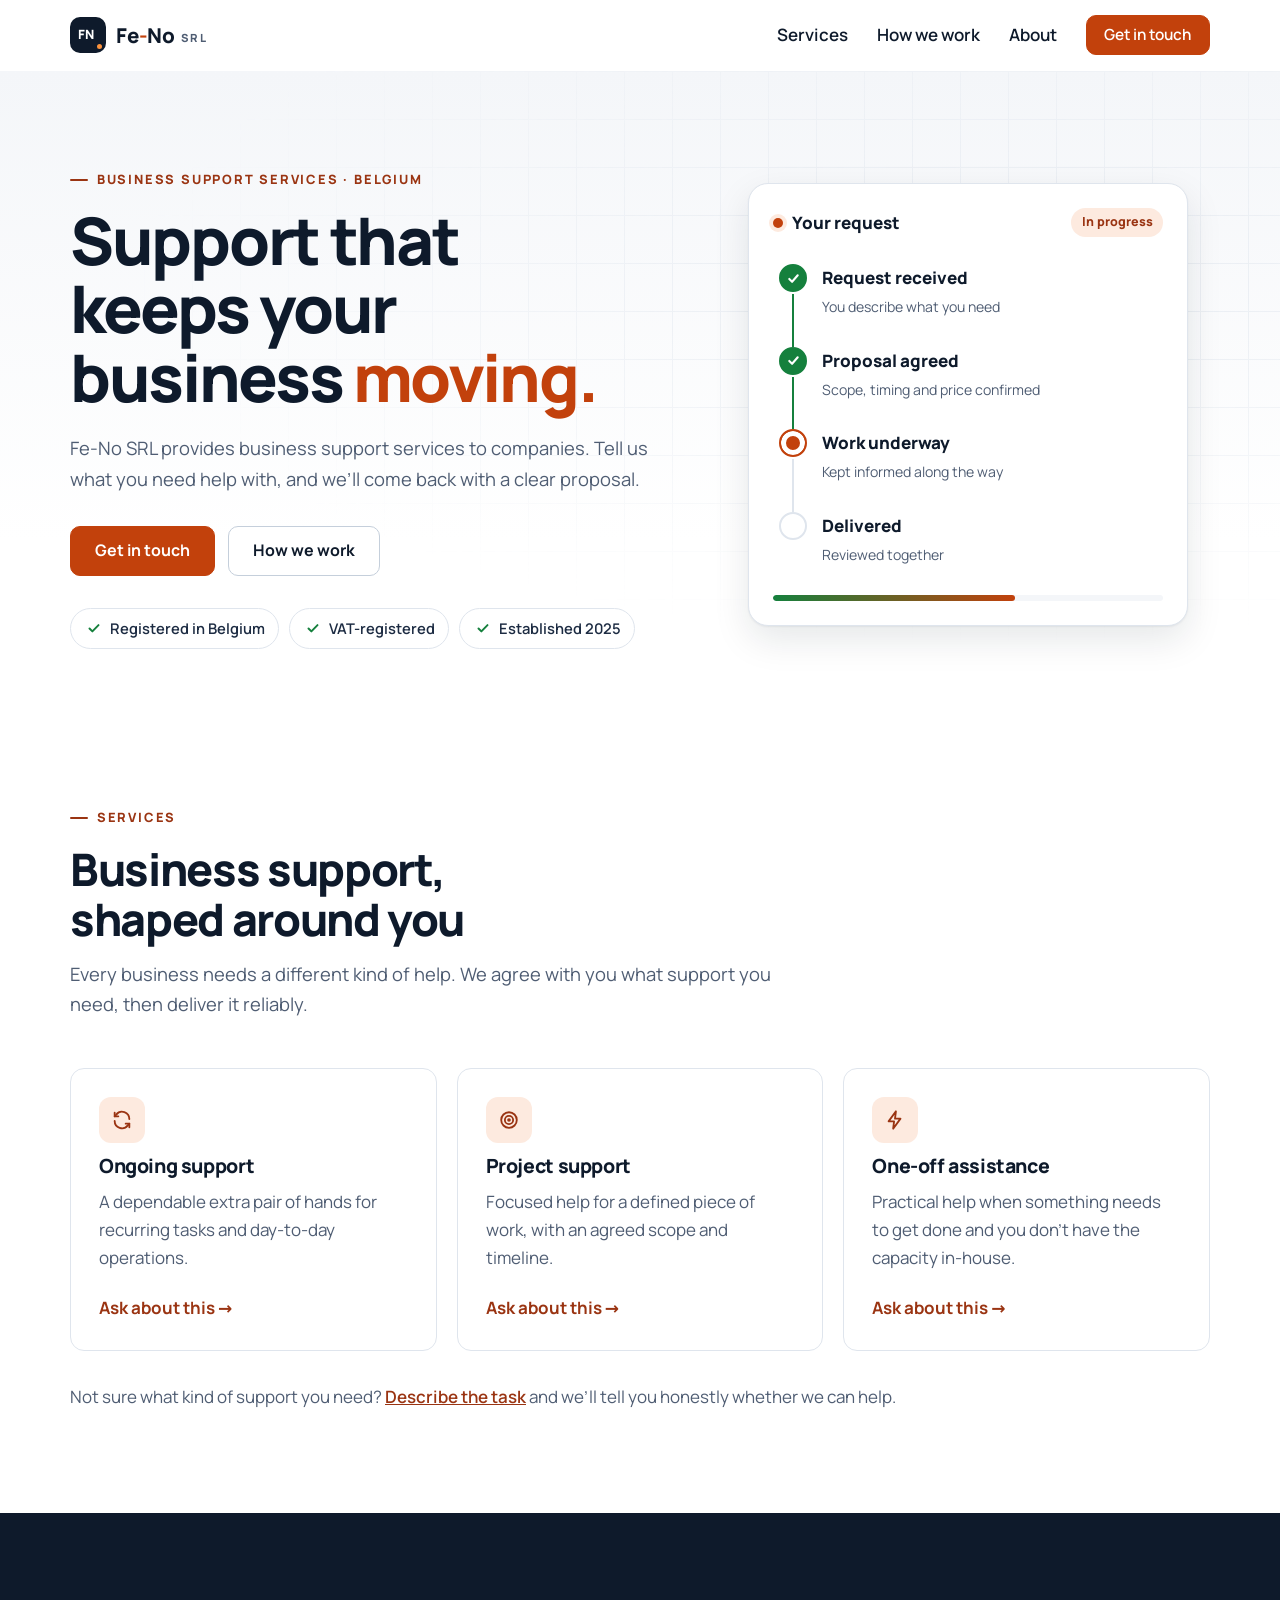
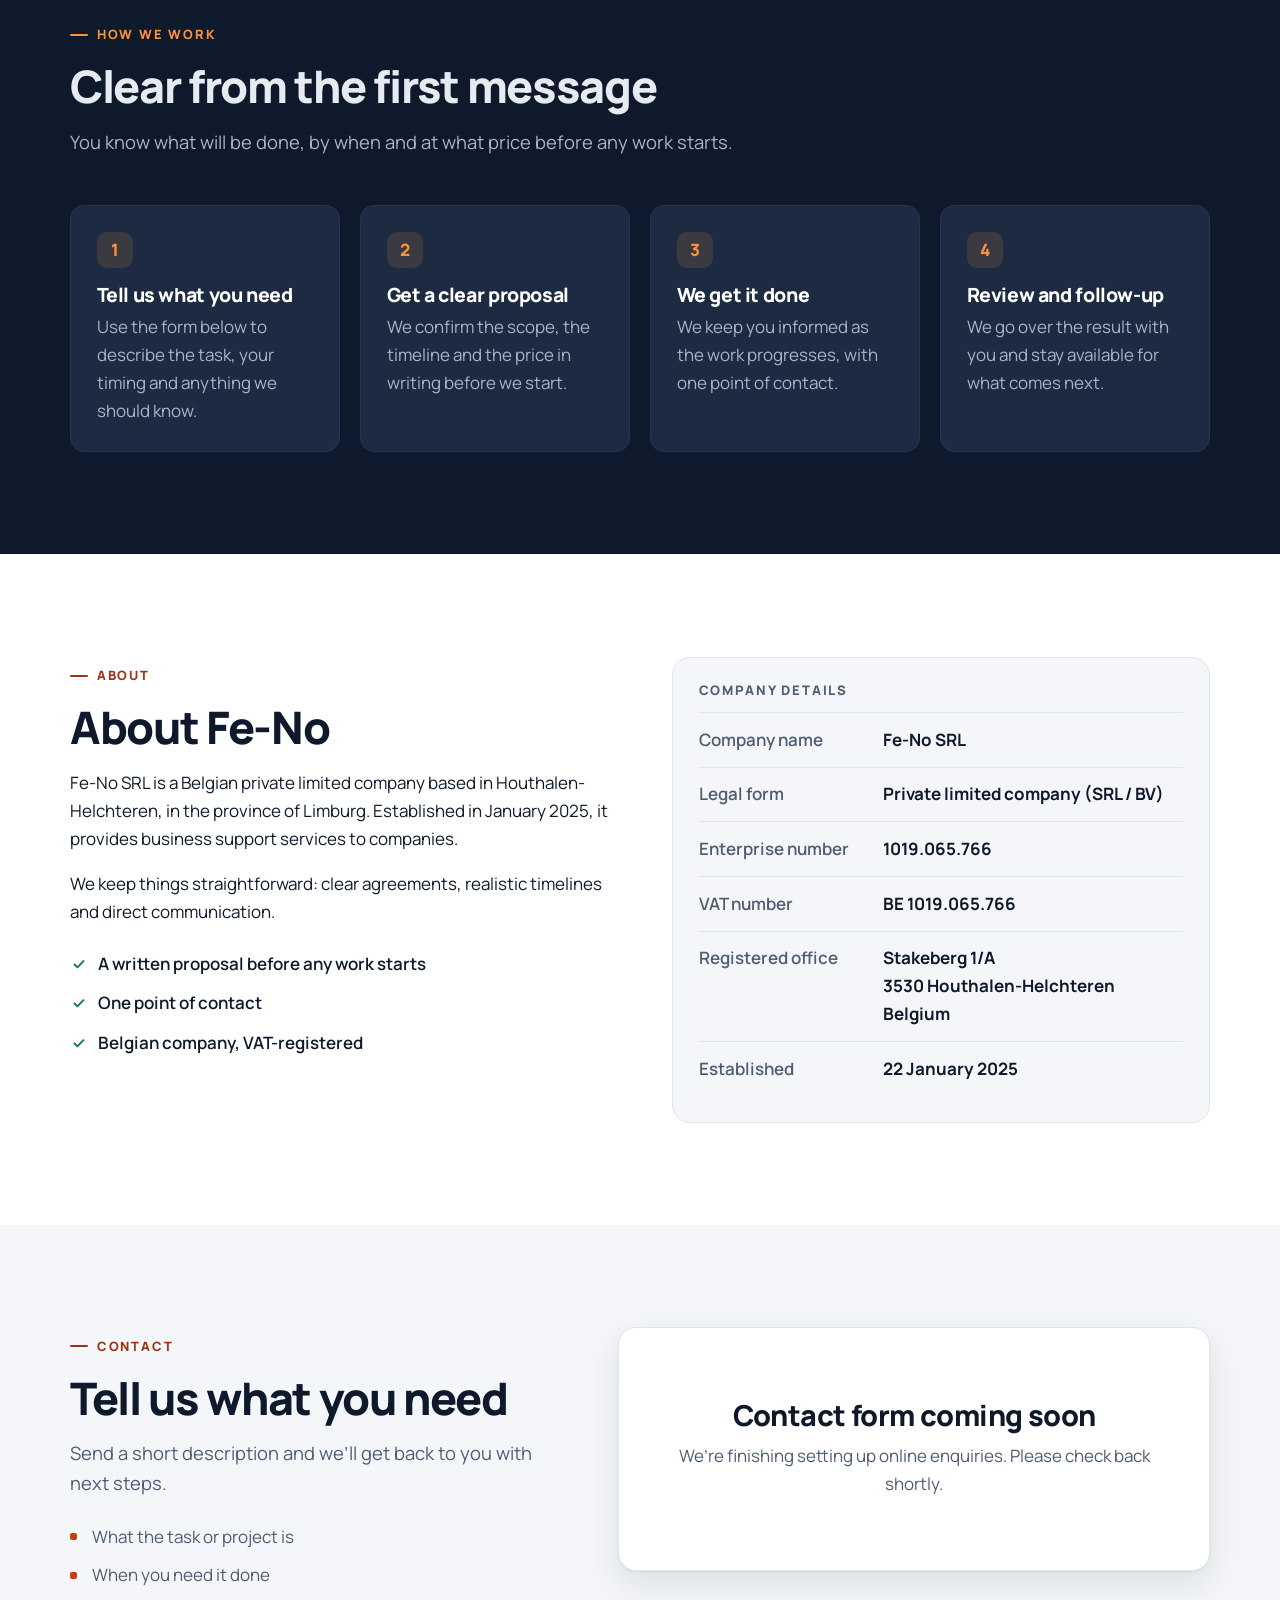
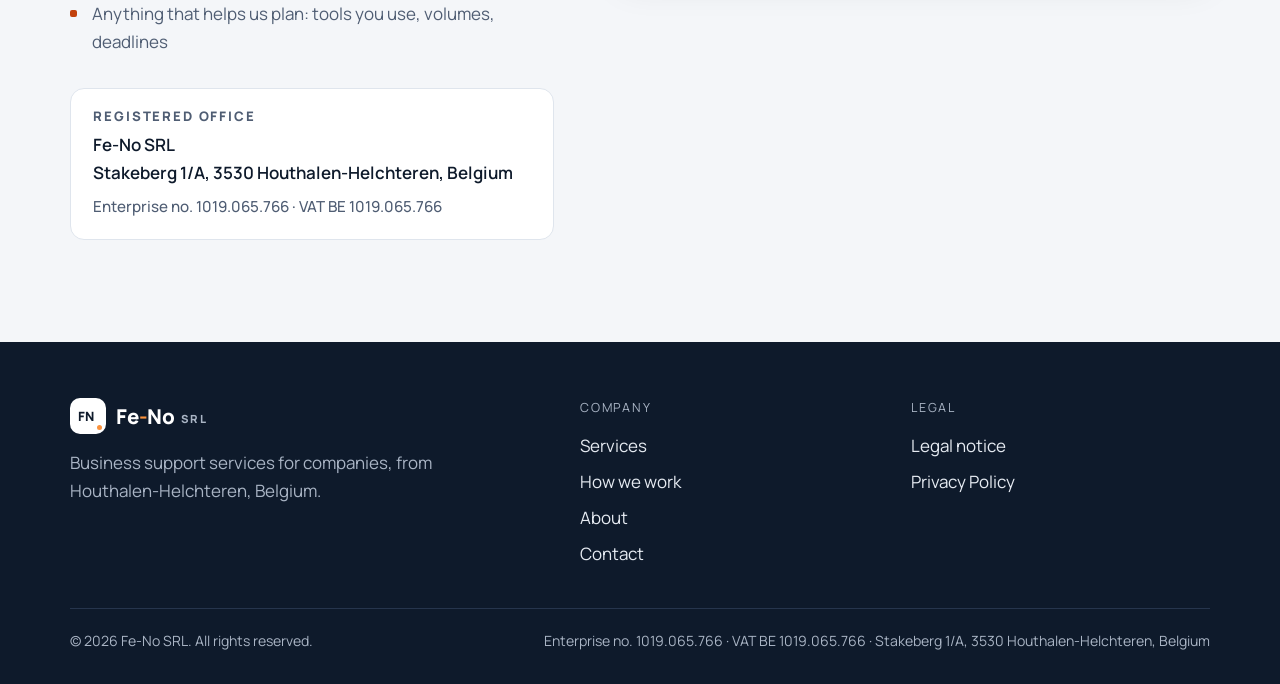
<file: index.html>
<!doctype html>
<html lang="en">
<head>
<meta charset="utf-8">
<meta name="viewport" content="width=device-width, initial-scale=1">
<title>Fe-No SRL — Business support services in Belgium</title>
<meta name="description" content="Fe-No SRL is a Belgian company providing business support services. Tell us what you need help with and get a clear proposal.">
<link rel="canonical" href="https://fe-nosrl.shop/">
<meta name="theme-color" content="#0e1a2b">
<link rel="icon" type="image/svg+xml" href="assets/favicon.svg">
<link rel="preload" href="assets/fonts/manrope-latin.woff2" as="font" type="font/woff2" crossorigin>

<meta property="og:type" content="website">
<meta property="og:site_name" content="Fe-No SRL">
<meta property="og:title" content="Fe-No SRL — Business support services">
<meta property="og:description" content="Belgian business support services. Tell us what you need help with.">
<meta property="og:url" content="https://fe-nosrl.shop/">
<meta property="og:image" content="https://fe-nosrl.shop/assets/og.png">
<meta name="twitter:card" content="summary_large_image">

<link rel="stylesheet" href="assets/css/style.css">
<script>document.documentElement.classList.add('js');</script>
<script type="application/ld+json">
{"@context":"https://schema.org","@type":"Organization","name":"Fe-No SRL","legalName":"Fe-No SRL","url":"https://fe-nosrl.shop/","vatID":"BE1019065766","foundingDate":"2025-01-22","address":{"@type":"PostalAddress","streetAddress":"Stakeberg 1/A","postalCode":"3530","addressLocality":"Houthalen-Helchteren","addressCountry":"BE"}}
</script>
</head>
<body>
<a class="skip" href="#main">Skip to content</a>

<header class="site-header">
  <div class="wrap bar">
    <a class="brand" href="index.html" aria-label="Fe-No SRL, home">
      <span class="brand-mark" aria-hidden="true">FN</span>
      <span class="brand-name" aria-hidden="true">Fe<span class="dash">-</span>No<small>SRL</small></span>
    </a>
    <button class="nav-toggle" type="button" aria-expanded="false" aria-controls="nav">
      <span class="sr">Menu</span><span class="bars" aria-hidden="true"></span>
    </button>
    <nav id="nav" class="nav" aria-label="Primary">
      <a href="#services">Services</a>
      <a href="#approach">How we work</a>
      <a href="#about">About</a>
      <a class="btn" href="#contact">Get in touch</a>
    </nav>
  </div>
</header>

<main id="main">

  <!-- Hero -->
  <section class="hero">
    <div class="wrap hero-grid">
      <div class="hero-copy reveal">
        <p class="eyebrow">Business support services · Belgium</p>
        <h1>Support that keeps your business <span class="hl">moving.</span></h1>
        <p class="lede">Fe-No SRL provides business support services to companies. Tell us what you need help with, and we’ll come back with a clear proposal.</p>
        <div class="actions">
          <a class="btn" href="#contact">Get in touch</a>
          <a class="btn btn-ghost" href="#approach">How we work</a>
        </div>
        <ul class="facts">
          <li><svg class="check" viewBox="0 0 20 20" aria-hidden="true"><path d="M5 10.5l3.2 3.2L15 6.8" fill="none" stroke="currentColor" stroke-width="2.2" stroke-linecap="round" stroke-linejoin="round"/></svg>Registered in Belgium</li>
          <li><svg class="check" viewBox="0 0 20 20" aria-hidden="true"><path d="M5 10.5l3.2 3.2L15 6.8" fill="none" stroke="currentColor" stroke-width="2.2" stroke-linecap="round" stroke-linejoin="round"/></svg>VAT-registered</li>
          <li><svg class="check" viewBox="0 0 20 20" aria-hidden="true"><path d="M5 10.5l3.2 3.2L15 6.8" fill="none" stroke="currentColor" stroke-width="2.2" stroke-linecap="round" stroke-linejoin="round"/></svg>Established 2025</li>
        </ul>
      </div>

      <div class="hero-art reveal" aria-hidden="true">
        <div class="tracker">
          <div class="tracker-head"><span class="dot"></span><span>Your request</span><span class="tag">In progress</span></div>
          <ol class="tracker-steps">
            <li class="done"><span class="ico"><svg viewBox="0 0 16 16"><path d="M3.5 8.5l3 3 6-7" fill="none" stroke="currentColor" stroke-width="2.2" stroke-linecap="round" stroke-linejoin="round"/></svg></span><div><b>Request received</b><small>You describe what you need</small></div></li>
            <li class="done"><span class="ico"><svg viewBox="0 0 16 16"><path d="M3.5 8.5l3 3 6-7" fill="none" stroke="currentColor" stroke-width="2.2" stroke-linecap="round" stroke-linejoin="round"/></svg></span><div><b>Proposal agreed</b><small>Scope, timing and price confirmed</small></div></li>
            <li class="now"><span class="ico"></span><div><b>Work underway</b><small>Kept informed along the way</small></div></li>
            <li><span class="ico"></span><div><b>Delivered</b><small>Reviewed together</small></div></li>
          </ol>
          <div class="tracker-bar"><span></span></div>
        </div>
      </div>
    </div>
  </section>

  <!-- Services -->
  <section id="services" class="section">
    <div class="wrap">
      <header class="section-head reveal">
        <p class="eyebrow">Services</p>
        <h2>Business support, shaped around you</h2>
        <p class="lede">Every business needs a different kind of help. We agree with you what support you need, then deliver it reliably.</p>
      </header>

      <div class="cards">
        <article class="card reveal">
          <span class="icon" aria-hidden="true"><svg viewBox="0 0 24 24" fill="none" stroke="currentColor" stroke-width="2" stroke-linecap="round" stroke-linejoin="round"><path d="M20 11a8 8 0 0 0-14.3-4.9L4 8"/><path d="M4 4v4h4"/><path d="M4 13a8 8 0 0 0 14.3 4.9L20 16"/><path d="M20 20v-4h-4"/></svg></span>
          <h3>Ongoing support</h3>
          <p>A dependable extra pair of hands for recurring tasks and day-to-day operations.</p>
          <a class="more" href="#contact" data-support="Ongoing support">Ask about this</a>
        </article>
        <article class="card reveal">
          <span class="icon" aria-hidden="true"><svg viewBox="0 0 24 24" fill="none" stroke="currentColor" stroke-width="2" stroke-linecap="round" stroke-linejoin="round"><circle cx="12" cy="12" r="8.5"/><circle cx="12" cy="12" r="4.5"/><circle cx="12" cy="12" r="1" fill="currentColor"/></svg></span>
          <h3>Project support</h3>
          <p>Focused help for a defined piece of work, with an agreed scope and timeline.</p>
          <a class="more" href="#contact" data-support="Project support">Ask about this</a>
        </article>
        <article class="card reveal">
          <span class="icon" aria-hidden="true"><svg viewBox="0 0 24 24" fill="none" stroke="currentColor" stroke-width="2" stroke-linecap="round" stroke-linejoin="round"><path d="M13 2.5L5 13.5h6l-1 8 8-11h-6l1-8z"/></svg></span>
          <h3>One-off assistance</h3>
          <p>Practical help when something needs to get done and you don’t have the capacity in-house.</p>
          <a class="more" href="#contact" data-support="One-off assistance">Ask about this</a>
        </article>
      </div>

      <p class="note reveal">Not sure what kind of support you need? <a href="#contact">Describe the task</a> and we’ll tell you honestly whether we can help.</p>
    </div>
  </section>

  <!-- How we work -->
  <section id="approach" class="section band">
    <div class="wrap">
      <header class="section-head reveal">
        <p class="eyebrow">How we work</p>
        <h2>Clear from the first message</h2>
        <p class="lede">You know what will be done, by when and at what price before any work starts.</p>
      </header>
      <ol class="steps">
        <li class="reveal"><span class="n">1</span><h3>Tell us what you need</h3><p>Use the form below to describe the task, your timing and anything we should know.</p></li>
        <li class="reveal"><span class="n">2</span><h3>Get a clear proposal</h3><p>We confirm the scope, the timeline and the price in writing before we start.</p></li>
        <li class="reveal"><span class="n">3</span><h3>We get it done</h3><p>We keep you informed as the work progresses, with one point of contact.</p></li>
        <li class="reveal"><span class="n">4</span><h3>Review and follow-up</h3><p>We go over the result with you and stay available for what comes next.</p></li>
      </ol>
    </div>
  </section>

  <!-- About -->
  <section id="about" class="section">
    <div class="wrap about-grid">
      <div class="reveal">
        <p class="eyebrow">About</p>
        <h2>About Fe-No</h2>
        <p>Fe-No SRL is a Belgian private limited company based in Houthalen-Helchteren, in the province of Limburg. Established in January 2025, it provides business support services to companies.</p>
        <p>We keep things straightforward: clear agreements, realistic timelines and direct communication.</p>
        <ul class="values">
          <li><svg class="check" viewBox="0 0 20 20" aria-hidden="true"><path d="M5 10.5l3.2 3.2L15 6.8" fill="none" stroke="currentColor" stroke-width="2.2" stroke-linecap="round" stroke-linejoin="round"/></svg>A written proposal before any work starts</li>
          <li><svg class="check" viewBox="0 0 20 20" aria-hidden="true"><path d="M5 10.5l3.2 3.2L15 6.8" fill="none" stroke="currentColor" stroke-width="2.2" stroke-linecap="round" stroke-linejoin="round"/></svg>One point of contact</li>
          <li><svg class="check" viewBox="0 0 20 20" aria-hidden="true"><path d="M5 10.5l3.2 3.2L15 6.8" fill="none" stroke="currentColor" stroke-width="2.2" stroke-linecap="round" stroke-linejoin="round"/></svg>Belgian company, VAT-registered</li>
        </ul>
      </div>

      <aside class="details reveal" aria-labelledby="details-title">
        <h3 id="details-title">Company details</h3>
        <dl>
          <div><dt>Company name</dt><dd>Fe-No SRL</dd></div>
          <div><dt>Legal form</dt><dd>Private limited company (SRL / BV)</dd></div>
          <div><dt>Enterprise number</dt><dd>1019.065.766</dd></div>
          <div><dt>VAT number</dt><dd>BE 1019.065.766</dd></div>
          <div><dt>Registered office</dt><dd>Stakeberg 1/A<br>3530 Houthalen-Helchteren<br>Belgium</dd></div>
          <div><dt>Established</dt><dd>22 January 2025</dd></div>
        </dl>
      </aside>
    </div>
  </section>

  <!-- Contact -->
  <section id="contact" class="section section-soft">
    <div class="wrap contact-grid">
      <div class="reveal">
        <p class="eyebrow">Contact</p>
        <h2>Tell us what you need</h2>
        <p class="lede">Send a short description and we’ll get back to you with next steps.</p>
        <ul class="tips">
          <li>What the task or project is</li>
          <li>When you need it done</li>
          <li>Anything that helps us plan: tools you use, volumes, deadlines</li>
        </ul>
        <div class="office">
          <h3>Registered office</h3>
          <p>Fe-No SRL<br>Stakeberg 1/A, 3530 Houthalen-Helchteren, Belgium</p>
          <p class="muted">Enterprise no. 1019.065.766 · VAT BE 1019.065.766</p>
          <!-- Add contact details: delete this comment line and the closing marker below the list, then fill in real details.
          <ul class="contact-list">
            <li><span>Email</span><a href="mailto:info@fe-nosrl.shop">info@fe-nosrl.shop</a></li>
            <li><span>Phone</span><a href="tel:+32000000000">+32 000 00 00 00</a></li>
          </ul>
          -->
        </div>
      </div>

      <div class="form-card reveal">
        <form id="contact-form" method="POST" action="https://api.web3forms.com/submit">
          <!-- Web3Forms access key: public by design; it only lets visitors send mail to the inbox that requested it. -->
          <input type="hidden" name="access_key" value="YOUR_ACCESS_KEY_HERE">
          <input type="hidden" name="subject" value="New enquiry from fe-nosrl.shop">
          <input type="hidden" name="from_name" value="Fe-No SRL website">
          <input type="hidden" name="redirect" value="https://fe-nosrl.shop/thanks.html">
          <input type="checkbox" name="botcheck" class="hp" style="display:none" tabindex="-1" autocomplete="off">

          <div class="row">
            <div class="field">
              <label for="name">Your name</label>
              <input id="name" name="name" type="text" autocomplete="name" required>
            </div>
            <div class="field">
              <label for="company">Company <span class="opt">(optional)</span></label>
              <input id="company" name="company" type="text" autocomplete="organization">
            </div>
          </div>

          <div class="row">
            <div class="field">
              <label for="email">Email</label>
              <input id="email" name="email" type="email" autocomplete="email" required>
            </div>
            <div class="field">
              <label for="phone">Phone <span class="opt">(optional)</span></label>
              <input id="phone" name="phone" type="tel" autocomplete="tel">
            </div>
          </div>

          <div class="field">
            <label for="support-type">Type of support</label>
            <select id="support-type" name="support_type" required>
              <option value="" disabled selected>Choose one…</option>
              <option>Ongoing support</option>
              <option>Project support</option>
              <option>One-off assistance</option>
              <option>Not sure yet</option>
            </select>
          </div>

          <div class="field">
            <label for="message">What do you need help with?</label>
            <textarea id="message" name="message" placeholder="Describe the task, your timing and anything we should know." required></textarea>
          </div>

          <button class="btn btn-block" type="submit">Send message</button>
          <p id="form-status" class="form-status" role="status" aria-live="polite"></p>
          <p class="fine">By sending this form you agree to our <a href="privacy.html">Privacy Policy</a>.</p>
        </form>

        <div id="form-done" class="form-done" tabindex="-1" hidden>
          <h3>Thank you.</h3>
          <p>Your message is on its way. We’ll get back to you soon.</p>
        </div>

        <div id="form-pending" class="form-done" hidden>
          <h3>Contact form coming soon</h3>
          <p>We’re finishing setting up online enquiries. Please check back shortly.</p>
        </div>
      </div>
    </div>
  </section>

</main>

<footer class="site-footer">
  <div class="wrap">
    <div class="foot-grid">
      <div>
        <a class="brand" href="index.html" aria-label="Fe-No SRL, home">
          <span class="brand-mark" aria-hidden="true">FN</span>
          <span class="brand-name" aria-hidden="true">Fe<span class="dash">-</span>No<small>SRL</small></span>
        </a>
        <p class="foot-note">Business support services for companies, from Houthalen-Helchteren, Belgium.</p>
      </div>
      <nav aria-label="Footer">
        <p class="foot-h">Company</p>
        <a href="#services">Services</a>
        <a href="#approach">How we work</a>
        <a href="#about">About</a>
        <a href="#contact">Contact</a>
      </nav>
      <nav aria-label="Legal">
        <p class="foot-h">Legal</p>
        <a href="legal.html">Legal notice</a>
        <a href="privacy.html">Privacy Policy</a>
      </nav>
    </div>
    <div class="legal">
      <span>© <span data-year>2026</span> Fe-No SRL. All rights reserved.</span>
      <span>Enterprise no. 1019.065.766 · VAT BE 1019.065.766 · Stakeberg 1/A, 3530 Houthalen-Helchteren, Belgium</span>
    </div>
  </div>
</footer>

<script src="assets/js/main.js"></script>
</body>
</html>
</file>
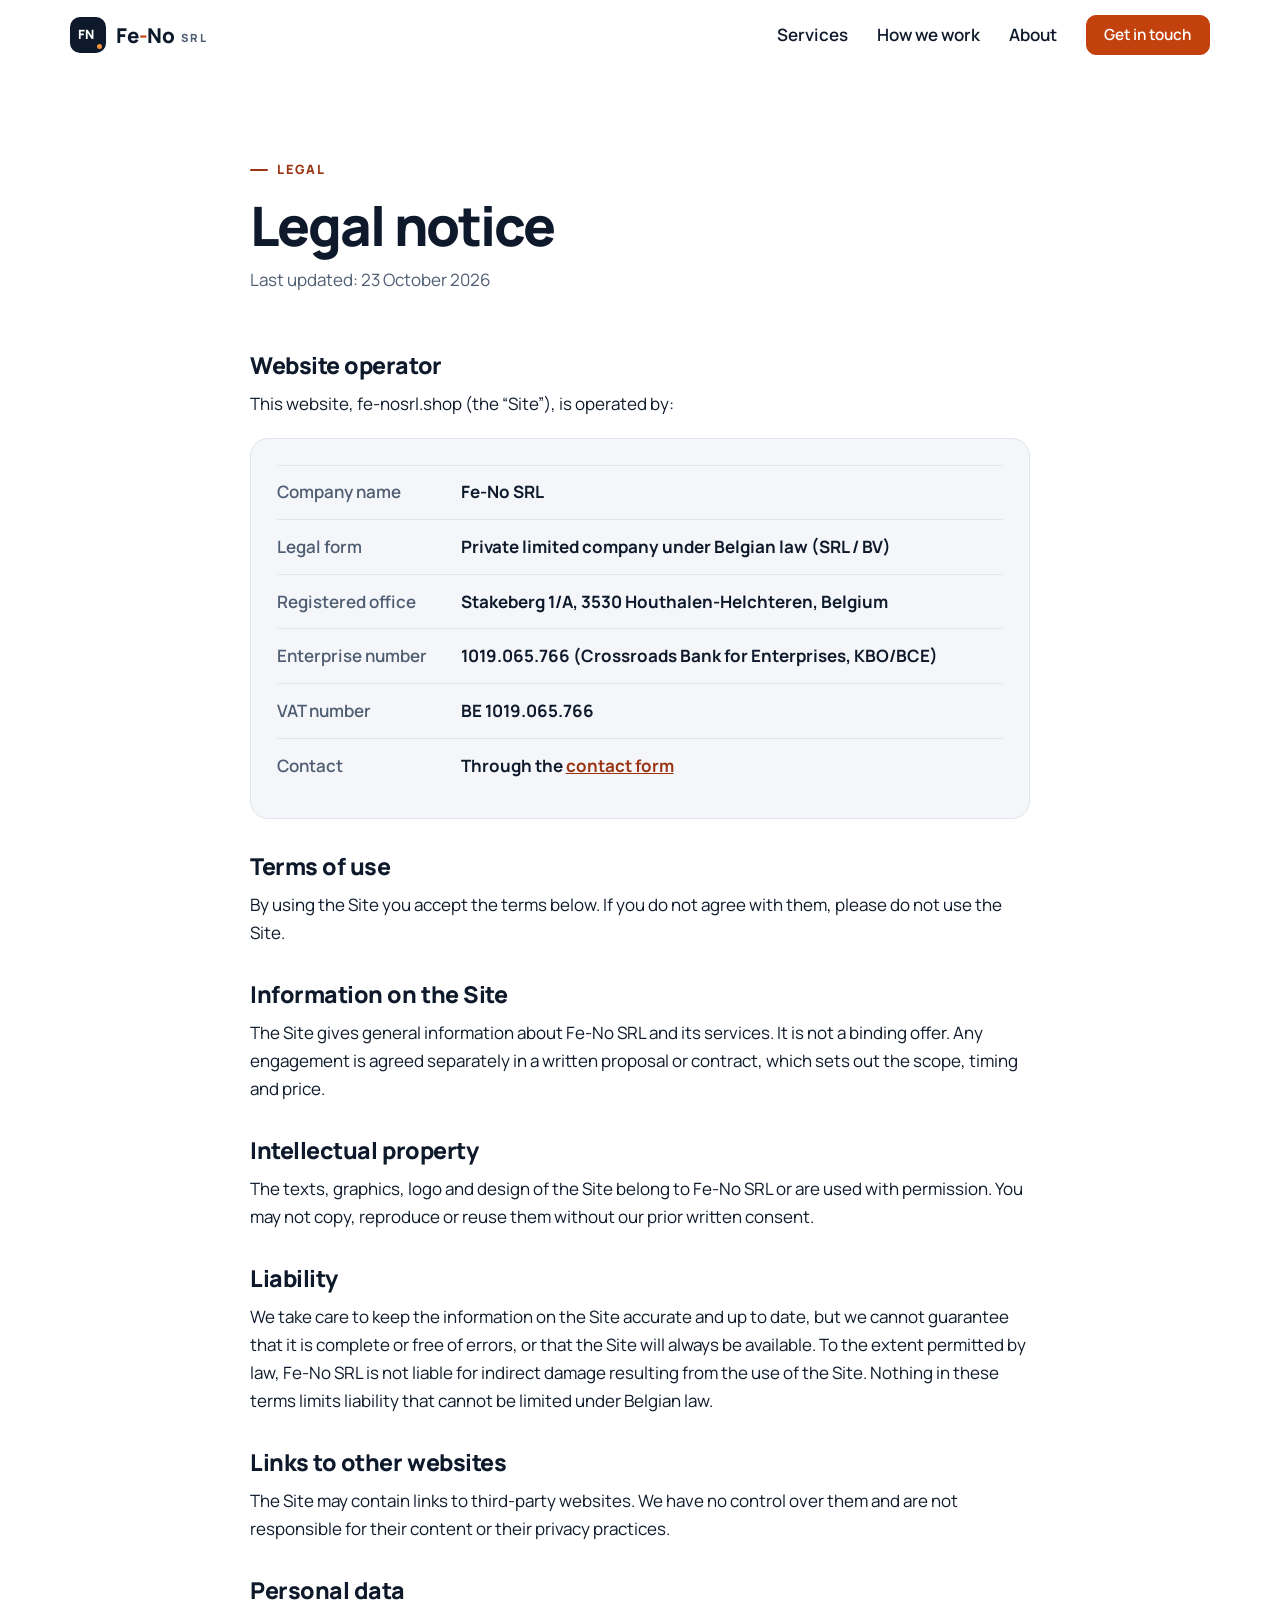
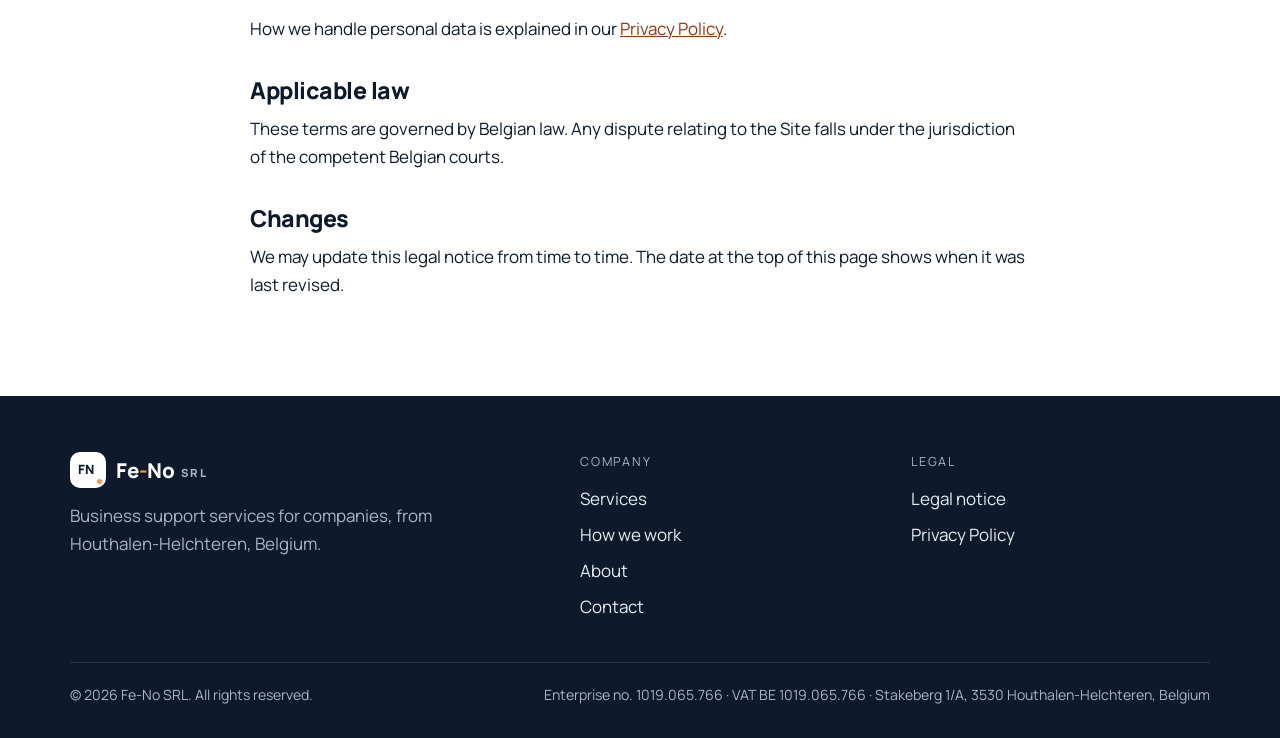
<file: legal.html>
<!doctype html>
<html lang="en">
<head>
<meta charset="utf-8">
<meta name="viewport" content="width=device-width, initial-scale=1">
<title>Legal notice — Fe-No SRL</title>
<meta name="description" content="Company identification and terms of use for the Fe-No SRL website.">
<link rel="canonical" href="https://fe-nosrl.shop/legal.html">
<meta name="theme-color" content="#0e1a2b">
<link rel="icon" type="image/svg+xml" href="assets/favicon.svg">
<link rel="preload" href="assets/fonts/manrope-latin.woff2" as="font" type="font/woff2" crossorigin>
<link rel="stylesheet" href="assets/css/style.css">
<script>document.documentElement.classList.add('js');</script>
</head>
<body>
<a class="skip" href="#main">Skip to content</a>

<header class="site-header">
  <div class="wrap bar">
    <a class="brand" href="index.html" aria-label="Fe-No SRL, home">
      <span class="brand-mark" aria-hidden="true">FN</span>
      <span class="brand-name" aria-hidden="true">Fe<span class="dash">-</span>No<small>SRL</small></span>
    </a>
    <button class="nav-toggle" type="button" aria-expanded="false" aria-controls="nav">
      <span class="sr">Menu</span><span class="bars" aria-hidden="true"></span>
    </button>
    <nav id="nav" class="nav" aria-label="Primary">
      <a href="index.html#services">Services</a>
      <a href="index.html#approach">How we work</a>
      <a href="index.html#about">About</a>
      <a class="btn" href="index.html#contact">Get in touch</a>
    </nav>
  </div>
</header>

<main id="main">
  <div class="page-head">
    <p class="eyebrow">Legal</p>
    <h1>Legal notice</h1>
    <p class="meta">Last updated: 23 October 2026</p>
  </div>

  <div class="prose">
    <h2>Website operator</h2>
    <p>This website, fe-nosrl.shop (the “Site”), is operated by:</p>
    <div class="details">
      <dl>
        <div><dt>Company name</dt><dd>Fe-No SRL</dd></div>
        <div><dt>Legal form</dt><dd>Private limited company under Belgian law (SRL / BV)</dd></div>
        <div><dt>Registered office</dt><dd>Stakeberg 1/A, 3530 Houthalen-Helchteren, Belgium</dd></div>
        <div><dt>Enterprise number</dt><dd>1019.065.766 (Crossroads Bank for Enterprises, KBO/BCE)</dd></div>
        <div><dt>VAT number</dt><dd>BE 1019.065.766</dd></div>
        <div><dt>Contact</dt><dd>Through the <a href="index.html#contact">contact form</a></dd></div>
      </dl>
    </div>

    <h2>Terms of use</h2>
    <p>By using the Site you accept the terms below. If you do not agree with them, please do not use the Site.</p>

    <h2>Information on the Site</h2>
    <p>The Site gives general information about Fe-No SRL and its services. It is not a binding offer. Any engagement is agreed separately in a written proposal or contract, which sets out the scope, timing and price.</p>

    <h2>Intellectual property</h2>
    <p>The texts, graphics, logo and design of the Site belong to Fe-No SRL or are used with permission. You may not copy, reproduce or reuse them without our prior written consent.</p>

    <h2>Liability</h2>
    <p>We take care to keep the information on the Site accurate and up to date, but we cannot guarantee that it is complete or free of errors, or that the Site will always be available. To the extent permitted by law, Fe-No SRL is not liable for indirect damage resulting from the use of the Site. Nothing in these terms limits liability that cannot be limited under Belgian law.</p>

    <h2>Links to other websites</h2>
    <p>The Site may contain links to third-party websites. We have no control over them and are not responsible for their content or their privacy practices.</p>

    <h2>Personal data</h2>
    <p>How we handle personal data is explained in our <a href="privacy.html">Privacy Policy</a>.</p>

    <h2>Applicable law</h2>
    <p>These terms are governed by Belgian law. Any dispute relating to the Site falls under the jurisdiction of the competent Belgian courts.</p>

    <h2>Changes</h2>
    <p>We may update this legal notice from time to time. The date at the top of this page shows when it was last revised.</p>
  </div>
</main>

<footer class="site-footer">
  <div class="wrap">
    <div class="foot-grid">
      <div>
        <a class="brand" href="index.html" aria-label="Fe-No SRL, home">
          <span class="brand-mark" aria-hidden="true">FN</span>
          <span class="brand-name" aria-hidden="true">Fe<span class="dash">-</span>No<small>SRL</small></span>
        </a>
        <p class="foot-note">Business support services for companies, from Houthalen-Helchteren, Belgium.</p>
      </div>
      <nav aria-label="Footer">
        <p class="foot-h">Company</p>
        <a href="index.html#services">Services</a>
        <a href="index.html#approach">How we work</a>
        <a href="index.html#about">About</a>
        <a href="index.html#contact">Contact</a>
      </nav>
      <nav aria-label="Legal">
        <p class="foot-h">Legal</p>
        <a href="legal.html">Legal notice</a>
        <a href="privacy.html">Privacy Policy</a>
      </nav>
    </div>
    <div class="legal">
      <span>© <span data-year>2026</span> Fe-No SRL. All rights reserved.</span>
      <span>Enterprise no. 1019.065.766 · VAT BE 1019.065.766 · Stakeberg 1/A, 3530 Houthalen-Helchteren, Belgium</span>
    </div>
  </div>
</footer>

<script src="assets/js/main.js"></script>
</body>
</html>
</file>
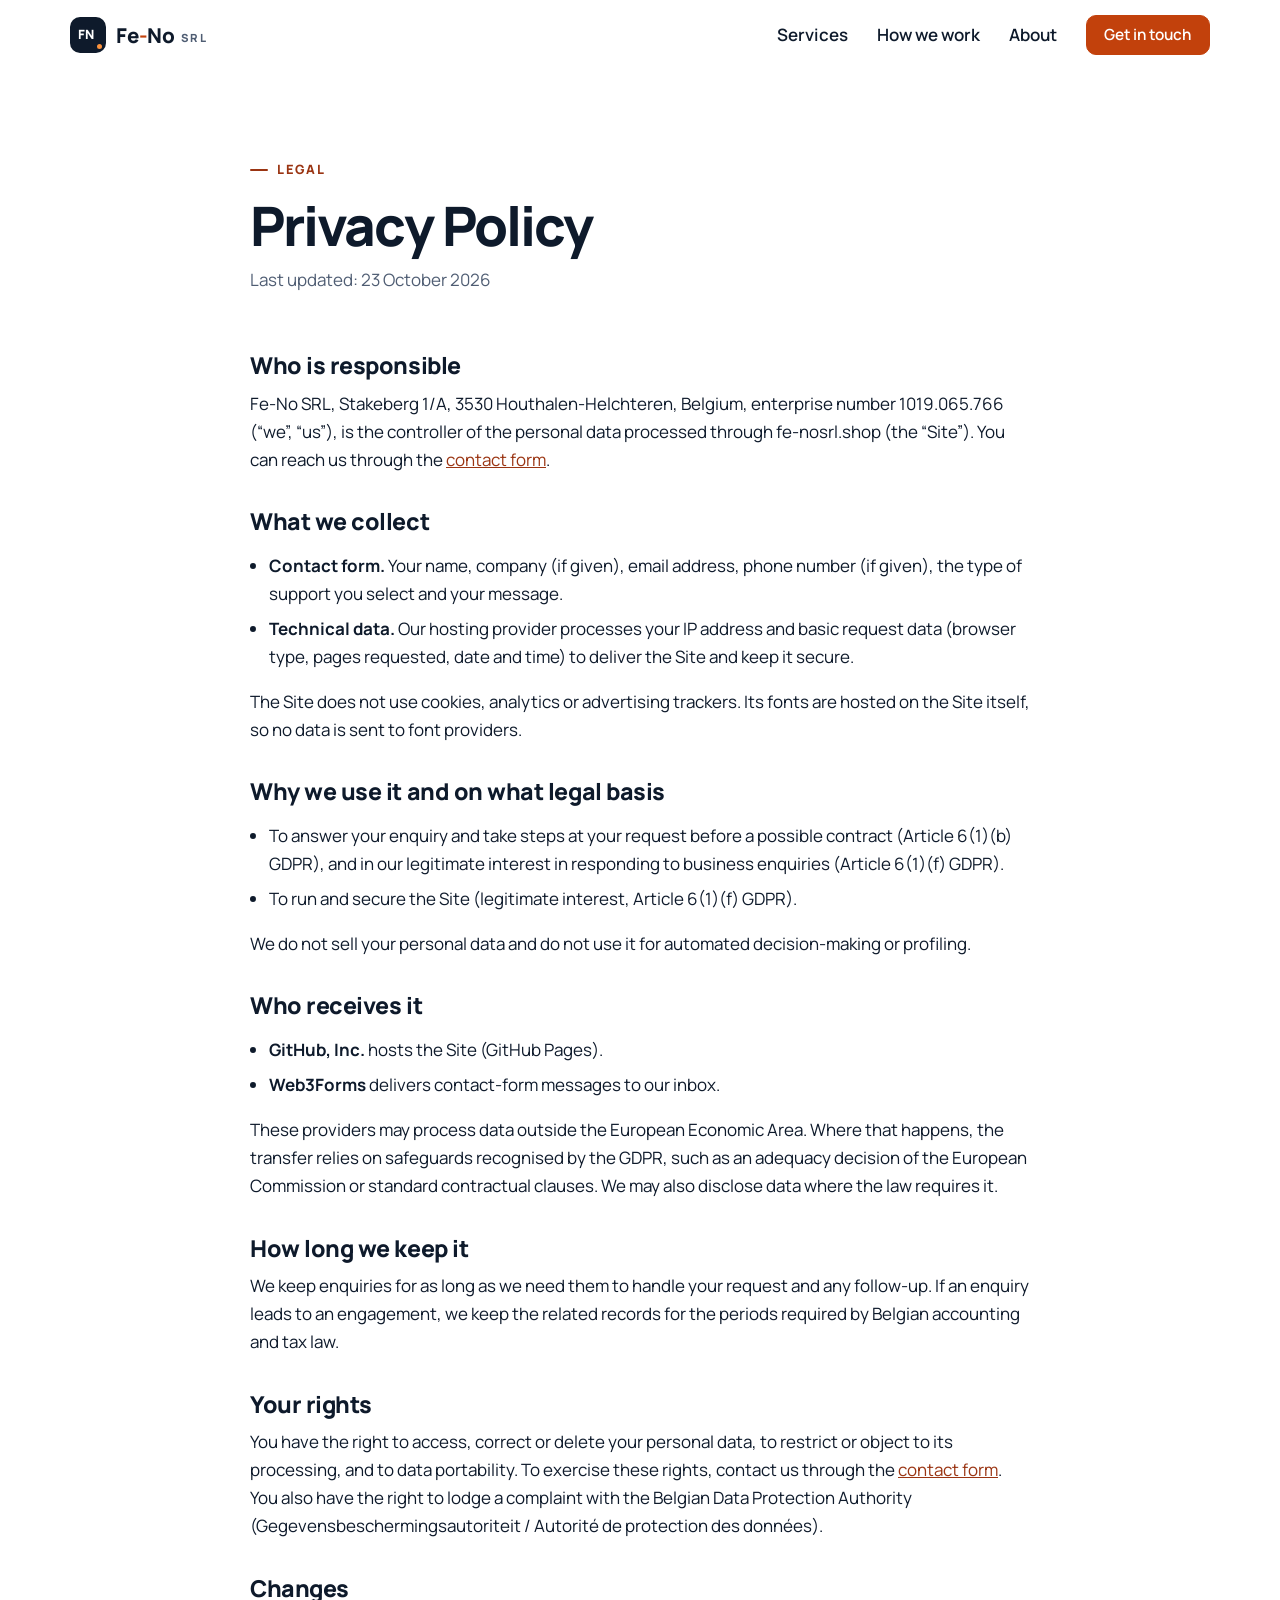
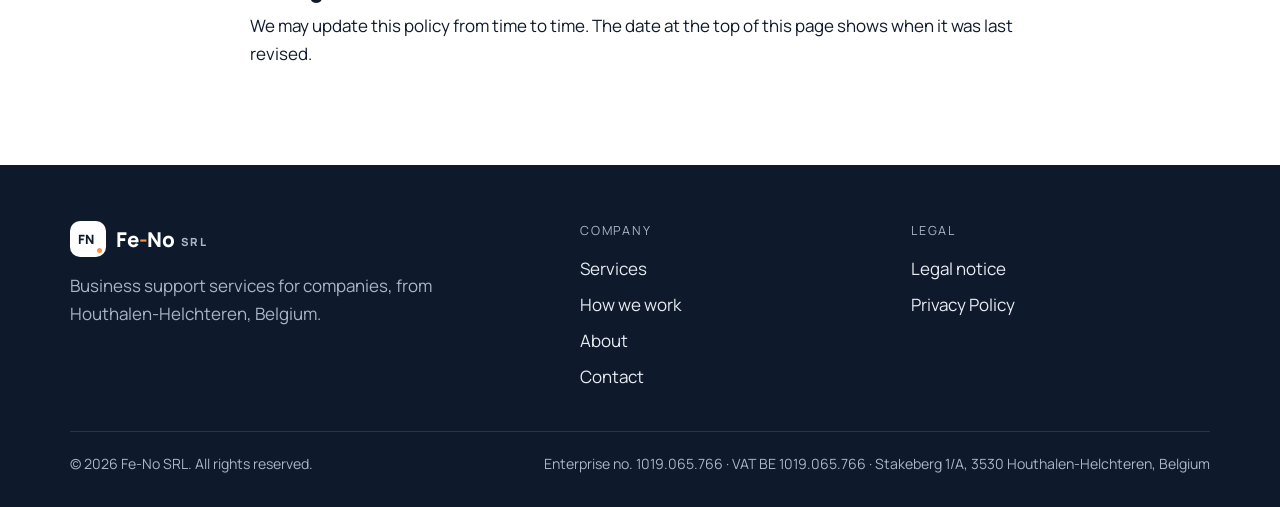
<file: privacy.html>
<!doctype html>
<html lang="en">
<head>
<meta charset="utf-8">
<meta name="viewport" content="width=device-width, initial-scale=1">
<title>Privacy Policy — Fe-No SRL</title>
<meta name="description" content="How Fe-No SRL processes personal data submitted through this website, under the GDPR.">
<link rel="canonical" href="https://fe-nosrl.shop/privacy.html">
<meta name="theme-color" content="#0e1a2b">
<link rel="icon" type="image/svg+xml" href="assets/favicon.svg">
<link rel="preload" href="assets/fonts/manrope-latin.woff2" as="font" type="font/woff2" crossorigin>
<link rel="stylesheet" href="assets/css/style.css">
<script>document.documentElement.classList.add('js');</script>
</head>
<body>
<a class="skip" href="#main">Skip to content</a>

<header class="site-header">
  <div class="wrap bar">
    <a class="brand" href="index.html" aria-label="Fe-No SRL, home">
      <span class="brand-mark" aria-hidden="true">FN</span>
      <span class="brand-name" aria-hidden="true">Fe<span class="dash">-</span>No<small>SRL</small></span>
    </a>
    <button class="nav-toggle" type="button" aria-expanded="false" aria-controls="nav">
      <span class="sr">Menu</span><span class="bars" aria-hidden="true"></span>
    </button>
    <nav id="nav" class="nav" aria-label="Primary">
      <a href="index.html#services">Services</a>
      <a href="index.html#approach">How we work</a>
      <a href="index.html#about">About</a>
      <a class="btn" href="index.html#contact">Get in touch</a>
    </nav>
  </div>
</header>

<main id="main">
  <div class="page-head">
    <p class="eyebrow">Legal</p>
    <h1>Privacy Policy</h1>
    <p class="meta">Last updated: 23 October 2026</p>
  </div>

  <div class="prose">
    <h2>Who is responsible</h2>
    <p>Fe-No SRL, Stakeberg 1/A, 3530 Houthalen-Helchteren, Belgium, enterprise number 1019.065.766 (“we”, “us”), is the controller of the personal data processed through fe-nosrl.shop (the “Site”). You can reach us through the <a href="index.html#contact">contact form</a>.</p>

    <h2>What we collect</h2>
    <ul>
      <li><strong>Contact form.</strong> Your name, company (if given), email address, phone number (if given), the type of support you select and your message.</li>
      <li><strong>Technical data.</strong> Our hosting provider processes your IP address and basic request data (browser type, pages requested, date and time) to deliver the Site and keep it secure.</li>
    </ul>
    <p>The Site does not use cookies, analytics or advertising trackers. Its fonts are hosted on the Site itself, so no data is sent to font providers.</p>

    <h2>Why we use it and on what legal basis</h2>
    <ul>
      <li>To answer your enquiry and take steps at your request before a possible contract (Article 6(1)(b) GDPR), and in our legitimate interest in responding to business enquiries (Article 6(1)(f) GDPR).</li>
      <li>To run and secure the Site (legitimate interest, Article 6(1)(f) GDPR).</li>
    </ul>
    <p>We do not sell your personal data and do not use it for automated decision-making or profiling.</p>

    <h2>Who receives it</h2>
    <ul>
      <li><strong>GitHub, Inc.</strong> hosts the Site (GitHub Pages).</li>
      <li><strong>Web3Forms</strong> delivers contact-form messages to our inbox.</li>
    </ul>
    <p>These providers may process data outside the European Economic Area. Where that happens, the transfer relies on safeguards recognised by the GDPR, such as an adequacy decision of the European Commission or standard contractual clauses. We may also disclose data where the law requires it.</p>

    <h2>How long we keep it</h2>
    <p>We keep enquiries for as long as we need them to handle your request and any follow-up. If an enquiry leads to an engagement, we keep the related records for the periods required by Belgian accounting and tax law.</p>

    <h2>Your rights</h2>
    <p>You have the right to access, correct or delete your personal data, to restrict or object to its processing, and to data portability. To exercise these rights, contact us through the <a href="index.html#contact">contact form</a>. You also have the right to lodge a complaint with the Belgian Data Protection Authority (Gegevensbeschermingsautoriteit / Autorité de protection des données).</p>

    <h2>Changes</h2>
    <p>We may update this policy from time to time. The date at the top of this page shows when it was last revised.</p>
  </div>
</main>

<footer class="site-footer">
  <div class="wrap">
    <div class="foot-grid">
      <div>
        <a class="brand" href="index.html" aria-label="Fe-No SRL, home">
          <span class="brand-mark" aria-hidden="true">FN</span>
          <span class="brand-name" aria-hidden="true">Fe<span class="dash">-</span>No<small>SRL</small></span>
        </a>
        <p class="foot-note">Business support services for companies, from Houthalen-Helchteren, Belgium.</p>
      </div>
      <nav aria-label="Footer">
        <p class="foot-h">Company</p>
        <a href="index.html#services">Services</a>
        <a href="index.html#approach">How we work</a>
        <a href="index.html#about">About</a>
        <a href="index.html#contact">Contact</a>
      </nav>
      <nav aria-label="Legal">
        <p class="foot-h">Legal</p>
        <a href="legal.html">Legal notice</a>
        <a href="privacy.html">Privacy Policy</a>
      </nav>
    </div>
    <div class="legal">
      <span>© <span data-year>2026</span> Fe-No SRL. All rights reserved.</span>
      <span>Enterprise no. 1019.065.766 · VAT BE 1019.065.766 · Stakeberg 1/A, 3530 Houthalen-Helchteren, Belgium</span>
    </div>
  </div>
</footer>

<script src="assets/js/main.js"></script>
</body>
</html>
</file>
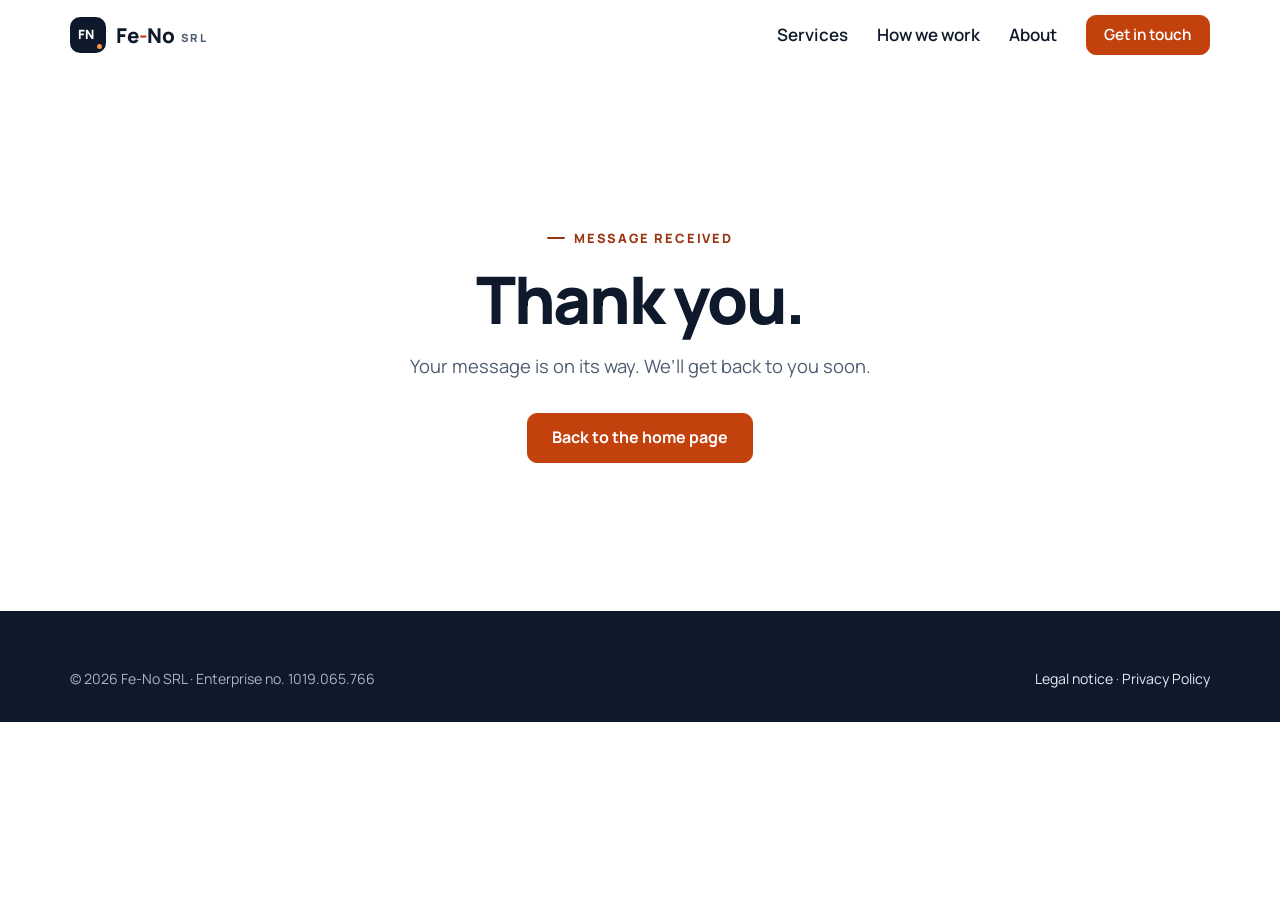
<file: thanks.html>
<!doctype html>
<html lang="en">
<head>
<meta charset="utf-8">
<meta name="viewport" content="width=device-width, initial-scale=1">
<meta name="robots" content="noindex">
<title>Thank you — Fe-No SRL</title>
<meta name="theme-color" content="#0e1a2b">
<link rel="icon" type="image/svg+xml" href="assets/favicon.svg">
<link rel="stylesheet" href="assets/css/style.css">
<script>document.documentElement.classList.add('js');</script>
</head>
<body>
<a class="skip" href="#main">Skip to content</a>

<header class="site-header">
  <div class="wrap bar">
    <a class="brand" href="index.html" aria-label="Fe-No SRL, home">
      <span class="brand-mark" aria-hidden="true">FN</span>
      <span class="brand-name" aria-hidden="true">Fe<span class="dash">-</span>No<small>SRL</small></span>
    </a>
    <button class="nav-toggle" type="button" aria-expanded="false" aria-controls="nav">
      <span class="sr">Menu</span><span class="bars" aria-hidden="true"></span>
    </button>
    <nav id="nav" class="nav" aria-label="Primary">
      <a href="index.html#services">Services</a>
      <a href="index.html#approach">How we work</a>
      <a href="index.html#about">About</a>
      <a class="btn" href="index.html#contact">Get in touch</a>
    </nav>
  </div>
</header>

<main id="main" class="center-page">
  <div class="wrap">
    <p class="eyebrow">Message received</p>
    <h1>Thank you.</h1>
    <p class="lede">Your message is on its way. We’ll get back to you soon.</p>
    <a class="btn" href="index.html">Back to the home page</a>
  </div>
</main>

<footer class="site-footer">
  <div class="wrap">
    <div class="legal" style="border-top:0;margin-top:0;padding-top:0">
      <span>© <span data-year>2026</span> Fe-No SRL · Enterprise no. 1019.065.766</span>
      <span><a href="legal.html">Legal notice</a> · <a href="privacy.html">Privacy Policy</a></span>
    </div>
  </div>
</footer>

<script src="assets/js/main.js"></script>
</body>
</html>
</file>
<file: assets/css/style.css>
/* ==========================================================
   Fe-No SRL — site styles
   ========================================================== */

/* Manrope (SIL Open Font License, see assets/fonts/OFL.txt) is self-hosted, so pages make no third-party font requests. */
@font-face {
  font-family: "Manrope";
  font-style: normal;
  font-weight: 400 800;
  font-display: swap;
  src: url("../fonts/manrope-latin-ext.woff2") format("woff2");
  unicode-range: U+0100-02BA, U+02BD-02C5, U+02C7-02CC, U+02CE-02D7, U+02DD-02FF, U+0304, U+0308, U+0329, U+1D00-1DBF, U+1E00-1E9F, U+1EF2-1EFF, U+2020, U+20A0-20AB, U+20AD-20C4, U+2113, U+2C60-2C7F, U+A720-A7FF;
}
@font-face {
  font-family: "Manrope";
  font-style: normal;
  font-weight: 400 800;
  font-display: swap;
  src: url("../fonts/manrope-latin.woff2") format("woff2");
  unicode-range: U+0000-00FF, U+0131, U+0152-0153, U+02BB-02BC, U+02C6, U+02DA, U+02DC, U+0304, U+0308, U+0329, U+2000-206F, U+20AC, U+2122, U+2191, U+2193, U+2212, U+2215, U+FEFF, U+FFFD;
}

:root {
  --bg: #ffffff;
  --soft: #f4f6f9;
  --ink: #0e1a2b;
  --ink-2: #1c2b42;
  --muted: #4f5d73;
  --line: #dfe5ed;
  --field: #8a96a8;
  --accent: #c2410c;
  --accent-strong: #9a3412;
  --accent-soft: #fdeadf;
  --ok: #15803d;
  --on-dark: #e6ebf2;
  --on-dark-muted: #a9b4c4;
  --dark-line: #26354d;
  --accent-on-dark: #fb923c;
  --radius: 14px;
  --shadow: 0 1px 2px rgba(14, 26, 43, .06), 0 14px 36px rgba(14, 26, 43, .10);
  --font: "Manrope", system-ui, -apple-system, "Segoe UI", Roboto, Arial, sans-serif;
  --header-h: 70px;
}

*, *::before, *::after { box-sizing: border-box; }
html { scroll-behavior: smooth; -webkit-text-size-adjust: 100%; }
body {
  margin: 0;
  background: var(--bg);
  color: var(--ink);
  font: 400 1.0625rem/1.65 var(--font);
  -webkit-font-smoothing: antialiased;
}
[hidden] { display: none !important; }
img, svg { display: block; max-width: 100%; }
a { color: inherit; }
h1, h2, h3 { margin: 0; font-weight: 800; line-height: 1.1; letter-spacing: -.02em; text-wrap: balance; }
h1 { font-size: clamp(2.4rem, 5.6vw, 4.1rem); line-height: 1.04; letter-spacing: -.035em; }
h2 { font-size: clamp(1.9rem, 3.8vw, 2.8rem); letter-spacing: -.03em; }
h3 { font-size: 1.22rem; }
p { margin: 0 0 1em; }
:focus-visible { outline: 3px solid var(--accent); outline-offset: 3px; border-radius: 4px; }
.band :focus-visible, .site-footer :focus-visible { outline-color: var(--accent-on-dark); }
section[id] { scroll-margin-top: calc(var(--header-h) - 1px); }

.wrap { width: min(100% - 2rem, 1140px); margin-inline: auto; }
.sr { position: absolute; width: 1px; height: 1px; overflow: hidden; clip: rect(0 0 0 0); white-space: nowrap; }
.skip { position: absolute; left: -999px; top: 0; z-index: 100; background: var(--ink); color: #fff; padding: .7rem 1rem; border-radius: 0 0 8px 0; }
.skip:focus { left: 0; }

/* ---------- Brand ---------- */
.brand { display: flex; align-items: center; gap: .65rem; text-decoration: none; color: var(--ink); }
.brand-mark {
  position: relative; display: grid; place-items: center; width: 36px; height: 36px; border-radius: 10px;
  background: var(--ink); color: #fff; font-weight: 800; font-size: .8rem; letter-spacing: .02em;
  padding-right: 3px;
}
.brand-mark::after { content: ""; position: absolute; right: 4px; bottom: 4px; width: 5px; height: 5px; border-radius: 50%; background: var(--accent-on-dark); }
.brand-name { font-weight: 800; font-size: 1.28rem; letter-spacing: -.02em; line-height: 1; }
.brand-name .dash { color: var(--accent); }
.brand-name small { margin-left: .4rem; font-size: .7rem; font-weight: 800; letter-spacing: .14em; color: var(--muted); vertical-align: middle; }

/* ---------- Header ---------- */
.site-header {
  position: sticky; top: 0; z-index: 50;
  background: rgba(255, 255, 255, .92);
  -webkit-backdrop-filter: blur(10px); backdrop-filter: blur(10px);
  border-bottom: 1px solid transparent;
  transition: border-color .25s ease;
}
.site-header.is-scrolled { border-bottom-color: var(--line); }
.bar { display: flex; align-items: center; justify-content: space-between; min-height: var(--header-h); }

.nav-toggle {
  display: inline-grid; place-items: center; width: 44px; height: 44px;
  border: 1px solid var(--line); border-radius: 10px; background: #fff; cursor: pointer;
}
.bars, .bars::before, .bars::after {
  display: block; width: 18px; height: 2px; background: var(--ink); border-radius: 2px;
  content: ""; transition: transform .25s ease, background .25s ease;
}
.bars { position: relative; }
.bars::before { position: absolute; top: -6px; }
.bars::after { position: absolute; top: 6px; }
.nav-toggle[aria-expanded="true"] .bars { background: transparent; }
.nav-toggle[aria-expanded="true"] .bars::before { transform: translateY(6px) rotate(45deg); }
.nav-toggle[aria-expanded="true"] .bars::after { transform: translateY(-6px) rotate(-45deg); }

.nav {
  display: none; position: absolute; left: 0; right: 0; top: 100%;
  flex-direction: column; gap: .1rem;
  background: #fff; border-bottom: 1px solid var(--line); padding: 1rem 1rem 1.5rem;
}
.nav.open { display: flex; }
.nav a { padding: .75rem .25rem; text-decoration: none; font-weight: 600; }
.nav .btn { margin-top: .6rem; align-self: flex-start; padding: .7rem 1.2rem; }
@media (min-width: 860px) {
  .nav-toggle { display: none; }
  .nav { display: flex; position: static; flex-direction: row; align-items: center; gap: 1.8rem; padding: 0; border: 0; background: none; }
  .nav a { padding: 0; }
  .nav a:not(.btn):hover { color: var(--accent); }
  .nav .btn { margin: 0; padding: .6rem 1.1rem; font-size: .96rem; }
}

/* ---------- Buttons ---------- */
.btn {
  display: inline-flex; align-items: center; justify-content: center; gap: .5rem;
  padding: .9rem 1.5rem; border-radius: 10px; border: 1px solid var(--accent);
  background: var(--accent); color: #fff; font: 700 1rem/1.2 var(--font);
  text-decoration: none; cursor: pointer;
  transition: background .2s ease, border-color .2s ease, color .2s ease, transform .2s ease;
}
.btn:hover { background: var(--accent-strong); border-color: var(--accent-strong); }
.btn:active { transform: translateY(1px); }
.btn[disabled] { opacity: .65; cursor: progress; }
.btn-ghost { background: #fff; color: var(--ink); border-color: #c5cfdb; }
.btn-ghost:hover { background: var(--ink); border-color: var(--ink); color: #fff; }
.btn-block { width: 100%; }

/* ---------- Shared ---------- */
.eyebrow {
  display: inline-flex; align-items: center; gap: .55rem; margin: 0 0 1rem;
  font-size: .8rem; font-weight: 800; letter-spacing: .14em; text-transform: uppercase; color: var(--accent-strong);
}
.eyebrow::before { content: ""; width: 18px; height: 2px; border-radius: 2px; background: currentColor; }
.lede { font-size: 1.15rem; color: var(--muted); max-width: 40em; }
.section { padding: clamp(4rem, 8vw, 6.5rem) 0; }
.section-soft { background: var(--soft); }
.section-head { max-width: 44rem; margin-bottom: clamp(2rem, 4vw, 3rem); }
.section-head h2 { margin-bottom: 1rem; }
.section-head .lede { margin: 0; }
.check { width: 18px; height: 18px; flex: none; color: var(--ok); }

/* ---------- Reveal on scroll ---------- */
.js .reveal { opacity: 0; translate: 0 16px; transition: opacity .7s ease, translate .7s ease; }
.js .reveal.in { opacity: 1; translate: 0 0; }
@media (prefers-reduced-motion: reduce) {
  html { scroll-behavior: auto; }
  .js .reveal { opacity: 1; translate: none; transition: none; }
}

/* ---------- Hero ---------- */
.hero {
  position: relative; overflow: hidden;
  padding: clamp(3rem, 7vw, 6rem) 0 clamp(2rem, 4vw, 3rem);
  background: linear-gradient(180deg, var(--soft) 0%, #fff 75%);
}
.hero::before {
  content: ""; position: absolute; inset: 0; pointer-events: none; opacity: .7;
  background-image: linear-gradient(var(--line) 1px, transparent 1px), linear-gradient(90deg, var(--line) 1px, transparent 1px);
  background-size: 48px 48px;
  -webkit-mask-image: radial-gradient(ellipse at 78% 35%, #000 0%, transparent 62%);
  mask-image: radial-gradient(ellipse at 78% 35%, #000 0%, transparent 62%);
}
.hero-grid { position: relative; display: grid; gap: 3rem; align-items: center; }
@media (min-width: 960px) { .hero-grid { grid-template-columns: 1.1fr .9fr; gap: 4rem; } }
.hero h1 .hl { color: var(--accent); }
.hero .lede { margin: 1.4rem 0 2rem; }
.actions { display: flex; flex-wrap: wrap; gap: .8rem; }
.facts { list-style: none; display: flex; flex-wrap: wrap; gap: .6rem; padding: 0; margin: 2rem 0 0; }
.facts li {
  display: inline-flex; align-items: center; gap: .45rem; padding: .45rem .85rem;
  border: 1px solid var(--line); border-radius: 999px; background: #fff;
  font-size: .92rem; font-weight: 600; color: var(--ink-2);
}

.tracker {
  width: 100%; max-width: 440px; margin-inline: auto; padding: 1.5rem;
  background: #fff; border: 1px solid var(--line); border-radius: 20px; box-shadow: var(--shadow);
}
.tracker-head { display: flex; align-items: center; gap: .6rem; margin-bottom: 1rem; font-weight: 800; }
.tracker-head .dot { width: 10px; height: 10px; border-radius: 50%; background: var(--accent); box-shadow: 0 0 0 4px var(--accent-soft); }
.tracker-head .tag { margin-left: auto; padding: .25rem .65rem; border-radius: 999px; background: var(--accent-soft); color: var(--accent-strong); font-size: .78rem; font-weight: 800; }
.tracker-steps { list-style: none; margin: 0; padding: 0; display: grid; gap: .25rem; }
.tracker-steps li { position: relative; display: flex; gap: .9rem; align-items: flex-start; padding: .7rem .4rem; }
.tracker-steps li:not(:last-child)::after {
  content: ""; position: absolute; left: calc(.4rem + 13px); top: calc(.7rem + 30px); bottom: -.95rem;
  width: 2px; background: var(--line);
}
.tracker-steps li.done:not(:last-child)::after { background: var(--ok); }
.tracker-steps .ico {
  flex: none; display: grid; place-items: center; width: 28px; height: 28px; border-radius: 50%;
  border: 2px solid var(--line); background: #fff; color: #fff;
}
.tracker-steps .ico svg { width: 15px; height: 15px; }
.tracker-steps .done .ico { background: var(--ok); border-color: var(--ok); }
.tracker-steps .now .ico { background: var(--accent); border-color: var(--accent); box-shadow: inset 0 0 0 5px #fff; }
.tracker-steps b { display: block; font-weight: 800; }
.tracker-steps small { color: var(--muted); font-size: .88rem; }
.tracker-bar { height: 6px; margin-top: 1rem; border-radius: 999px; background: var(--soft); overflow: hidden; }
.tracker-bar span { display: block; width: 62%; height: 100%; border-radius: inherit; background: linear-gradient(90deg, var(--ok), var(--accent)); }

/* ---------- Services ---------- */
.cards { display: grid; gap: 1.25rem; grid-template-columns: repeat(auto-fit, minmax(min(100%, 260px), 1fr)); }
.card {
  display: flex; flex-direction: column; gap: .75rem; padding: 1.75rem;
  background: #fff; border: 1px solid var(--line); border-radius: var(--radius);
}
.card .icon { display: grid; place-items: center; width: 46px; height: 46px; border-radius: 12px; background: var(--accent-soft); color: var(--accent-strong); }
.card .icon svg { width: 22px; height: 22px; }
.card p { margin: 0; color: var(--muted); }
.card .more { margin-top: auto; padding-top: .6rem; align-self: flex-start; font-weight: 700; color: var(--accent-strong); text-decoration: none; }
.card .more::after { content: " \2192"; }
.card .more:hover { text-decoration: underline; text-underline-offset: 4px; }
.note { margin: 2rem 0 0; color: var(--muted); }
.note a { color: var(--accent-strong); font-weight: 600; }

/* ---------- How we work (dark band) ---------- */
.band { background: var(--ink); color: var(--on-dark); }
.band .eyebrow { color: var(--accent-on-dark); }
.band .lede { color: var(--on-dark-muted); }
.steps { list-style: none; margin: 0; padding: 0; display: grid; gap: 1.25rem; grid-template-columns: repeat(auto-fit, minmax(min(100%, 230px), 1fr)); }
.steps li { padding: 1.6rem; background: var(--ink-2); border: 1px solid var(--dark-line); border-radius: var(--radius); }
.steps .n { display: inline-grid; place-items: center; width: 36px; height: 36px; margin-bottom: 1rem; border-radius: 10px; background: rgba(251, 146, 60, .14); color: var(--accent-on-dark); font-weight: 800; }
.steps h3 { margin-bottom: .5rem; color: #fff; }
.steps p { margin: 0; color: var(--on-dark-muted); }

/* ---------- About ---------- */
.about-grid { display: grid; gap: 2.5rem; }
@media (min-width: 920px) { .about-grid { grid-template-columns: 1fr 1fr; gap: 4rem; align-items: start; } }
.about-grid h2 { margin-bottom: 1.1rem; }
.values { list-style: none; margin: 1.5rem 0 0; padding: 0; display: grid; gap: .7rem; }
.values li { display: flex; gap: .65rem; align-items: center; font-weight: 600; }
.details { padding: 1.6rem; background: var(--soft); border: 1px solid var(--line); border-radius: 18px; }
.details h3 { margin-bottom: .9rem; font-size: .82rem; letter-spacing: .14em; text-transform: uppercase; color: var(--muted); }
.details dl { margin: 0; }
.details dl > div { display: grid; grid-template-columns: 10.5rem 1fr; gap: 1rem; padding: .8rem 0; border-top: 1px solid var(--line); }
.details dt { color: var(--muted); font-weight: 600; }
.details dd { margin: 0; font-weight: 700; }
@media (max-width: 520px) { .details dl > div { grid-template-columns: 1fr; gap: .1rem; } }

/* ---------- Contact ---------- */
.contact-grid { display: grid; gap: 2.5rem; }
@media (min-width: 960px) { .contact-grid { grid-template-columns: .9fr 1.1fr; gap: 4rem; align-items: start; } }
.contact-grid h2 { margin-bottom: 1rem; }
.tips { list-style: none; margin: 1.5rem 0 0; padding: 0; display: grid; gap: .65rem; color: var(--muted); }
.tips li { position: relative; padding-left: 1.4rem; }
.tips li::before { content: ""; position: absolute; left: 0; top: .62em; width: 7px; height: 7px; border-radius: 2px; background: var(--accent); }
.office { margin-top: 2rem; padding: 1.25rem 1.4rem; background: #fff; border: 1px solid var(--line); border-radius: var(--radius); }
.office h3 { margin-bottom: .5rem; font-size: .82rem; letter-spacing: .14em; text-transform: uppercase; color: var(--muted); }
.office p { margin: 0; font-weight: 600; }
.office p + p { margin-top: .4rem; }
.office .muted { color: var(--muted); font-weight: 500; font-size: .95rem; }
.contact-list { list-style: none; margin: 1rem 0 0; padding: 0; }
.contact-list li { display: flex; gap: 1rem; padding: .6rem 0; border-bottom: 1px solid var(--line); }
.contact-list li > :first-child { min-width: 4.5rem; color: var(--muted); }

.form-card { padding: clamp(1.25rem, 3vw, 2rem); background: #fff; border: 1px solid var(--line); border-radius: 18px; box-shadow: var(--shadow); }
.row { display: grid; gap: 0 1rem; }
@media (min-width: 560px) { .row { grid-template-columns: 1fr 1fr; } }
.field { display: flex; flex-direction: column; gap: .4rem; margin-bottom: 1.1rem; }
.field label { font-size: .95rem; font-weight: 700; }
.field .opt { color: var(--muted); font-weight: 500; }
.field input, .field select, .field textarea {
  width: 100%; padding: .8rem .9rem; font: inherit; color: inherit;
  background: #fff; border: 1px solid var(--field); border-radius: 10px;
}
.field textarea { min-height: 140px; resize: vertical; }
.field ::placeholder { color: #6b778a; opacity: 1; }
.field input:focus, .field select:focus, .field textarea:focus { outline: 2px solid var(--accent); outline-offset: 1px; border-color: var(--accent); }
.hp { position: absolute; left: -9999px; }
.form-status { margin: 0; color: #b42318; font-weight: 600; }
.form-status:not(:empty) { margin-top: .9rem; }
.fine { margin: .9rem 0 0; font-size: .9rem; color: var(--muted); }
.fine a { color: var(--accent-strong); }
.form-done { padding: 2.5rem 1rem; text-align: center; }
.form-done h3 { margin-bottom: .6rem; font-size: 1.8rem; }
.form-done p { margin: 0; color: var(--muted); }
.form-done:focus { outline: none; }

/* ---------- Footer ---------- */
.site-footer { padding: 3.5rem 0 2rem; background: var(--ink); color: var(--on-dark); }
.site-footer .brand { color: #fff; }
.site-footer .brand-mark { background: #fff; color: var(--ink); }
.site-footer .brand-name .dash { color: var(--accent-on-dark); }
.site-footer .brand-name small { color: var(--on-dark-muted); }
.foot-grid { display: grid; gap: 2rem; }
@media (min-width: 820px) { .foot-grid { grid-template-columns: 1.6fr 1fr 1fr; } }
.foot-note { max-width: 26rem; margin: .9rem 0 0; color: var(--on-dark-muted); }
.site-footer nav { display: flex; flex-direction: column; gap: .5rem; }
.foot-h { margin: 0 0 .3rem; font-size: .78rem; letter-spacing: .14em; text-transform: uppercase; color: var(--on-dark-muted); }
.site-footer a { color: var(--on-dark); text-decoration: none; }
.site-footer a:hover { text-decoration: underline; text-underline-offset: 4px; }
.legal {
  display: flex; flex-wrap: wrap; justify-content: space-between; gap: .5rem 1.5rem;
  margin-top: 2.5rem; padding-top: 1.25rem; border-top: 1px solid var(--dark-line);
  color: var(--on-dark-muted); font-size: .88rem;
}

/* ---------- Inner pages (legal notice, privacy, thanks, 404) ---------- */
.page-head { width: min(100% - 2rem, 780px); margin-inline: auto; padding: clamp(3rem, 7vw, 5rem) 0 1.5rem; }
.page-head h1 { font-size: clamp(2.2rem, 5vw, 3.4rem); }
.page-head .meta { margin: .8rem 0 0; color: var(--muted); }
.prose { width: min(100% - 2rem, 780px); margin: 0 auto; padding-bottom: clamp(3rem, 7vw, 5rem); }
.prose h2 { margin: 2.2rem 0 .7rem; font-size: 1.45rem; letter-spacing: -.02em; }
.prose ul { padding-left: 1.2rem; }
.prose li { margin-bottom: .45rem; }
.prose a { color: var(--accent-strong); }
.prose .details { margin: 1.25rem 0 0; }
.center-page { min-height: 60vh; display: grid; place-items: center; padding: 4rem 1rem; text-align: center; }
.center-page .lede { margin: 1.1rem auto 2rem; }
</file>
